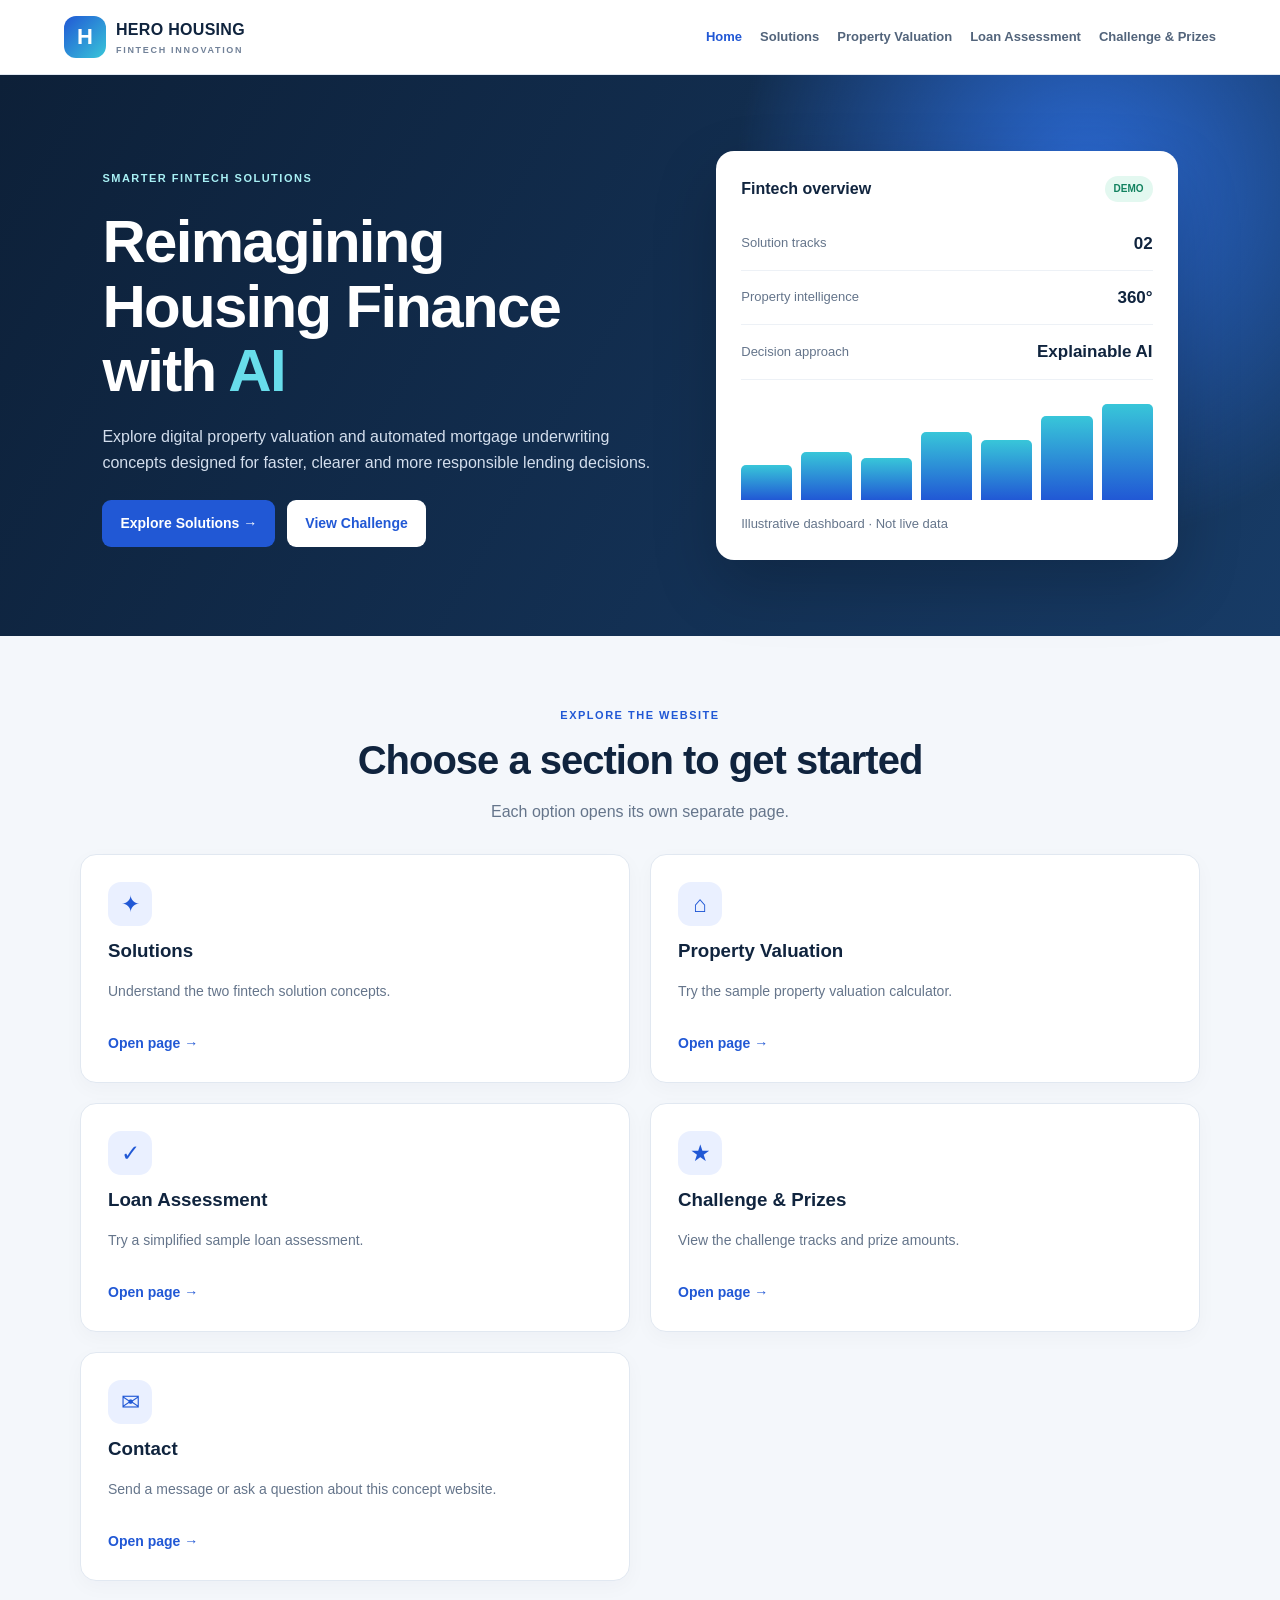
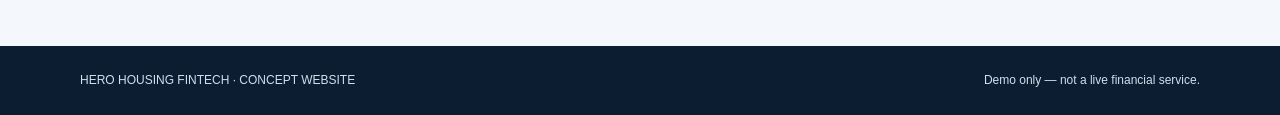
<file: index.html>
<!DOCTYPE html>
<html lang="en">
<head>
  <meta charset="UTF-8">
  <meta name="viewport" content="width=device-width, initial-scale=1.0">
  <title>Hero Housing Fintech | Home</title>
  <link rel="stylesheet" href="style.css">
</head>
<body>
<header class="site-header">
  <a class="brand" href="index.html"><span class="brand-icon">H</span><span>HERO HOUSING<small>FINTECH INNOVATION</small></span></a>
  <nav class="nav">
    <a class="active" href="index.html">Home</a>
    <a href="solutions.html">Solutions</a>
    <a href="valuation.html">Property Valuation</a>
    <a href="underwriting.html">Loan Assessment</a>
    <a href="challenge.html">Challenge &amp; Prizes</a>
  </nav>
</header>
<main>
  <section class="hero">
    <div class="hero-copy">
      <span class="eyebrow">SMARTER FINTECH SOLUTIONS</span>
      <h1>Reimagining Housing Finance with <span>AI</span></h1>
      <p>Explore digital property valuation and automated mortgage underwriting concepts designed for faster, clearer and more responsible lending decisions.</p>
      <div class="actions">
        <a class="button" href="solutions.html">Explore Solutions →</a>
        <a class="button button-light" href="challenge.html">View Challenge</a>
      </div>
    </div>
    <div class="hero-panel">
      <div class="panel-head"><strong>Fintech overview</strong><span class="status">DEMO</span></div>
      <div class="mini-stat"><span>Solution tracks</span><strong>02</strong></div>
      <div class="mini-stat"><span>Property intelligence</span><strong>360°</strong></div>
      <div class="mini-stat"><span>Decision approach</span><strong>Explainable AI</strong></div>
      <div class="bars"><i style="height:35%"></i><i style="height:48%"></i><i style="height:42%"></i><i style="height:68%"></i><i style="height:60%"></i><i style="height:84%"></i><i style="height:96%"></i></div>
      <small class="muted">Illustrative dashboard · Not live data</small>
    </div>
  </section>
  <section class="container section">
    <div class="section-heading"><span class="eyebrow dark-eyebrow">EXPLORE THE WEBSITE</span><h2>Choose a section to get started</h2><p>Each option opens its own separate page.</p></div>
    <div class="grid two">
      <a class="feature-card" href="solutions.html"><div class="icon">✦</div><h3>Solutions</h3><p>Understand the two fintech solution concepts.</p><span class="card-link">Open page →</span></a>
      <a class="feature-card" href="valuation.html"><div class="icon">⌂</div><h3>Property Valuation</h3><p>Try the sample property valuation calculator.</p><span class="card-link">Open page →</span></a>
      <a class="feature-card" href="underwriting.html"><div class="icon">✓</div><h3>Loan Assessment</h3><p>Try a simplified sample loan assessment.</p><span class="card-link">Open page →</span></a>
      <a class="feature-card" href="challenge.html"><div class="icon">★</div><h3>Challenge &amp; Prizes</h3><p>View the challenge tracks and prize amounts.</p><span class="card-link">Open page →</span></a>
      <a class="feature-card" href="contact.html"><div class="icon">✉</div><h3>Contact</h3><p>Send a message or ask a question about this concept website.</p><span class="card-link">Open page →</span></a>
    </div>
  </section>
</main>
<footer><div class="container footer-inner"><span>HERO HOUSING FINTECH · CONCEPT WEBSITE</span><span>Demo only — not a live financial service.</span></div></footer>
</body>
</html>
</file>
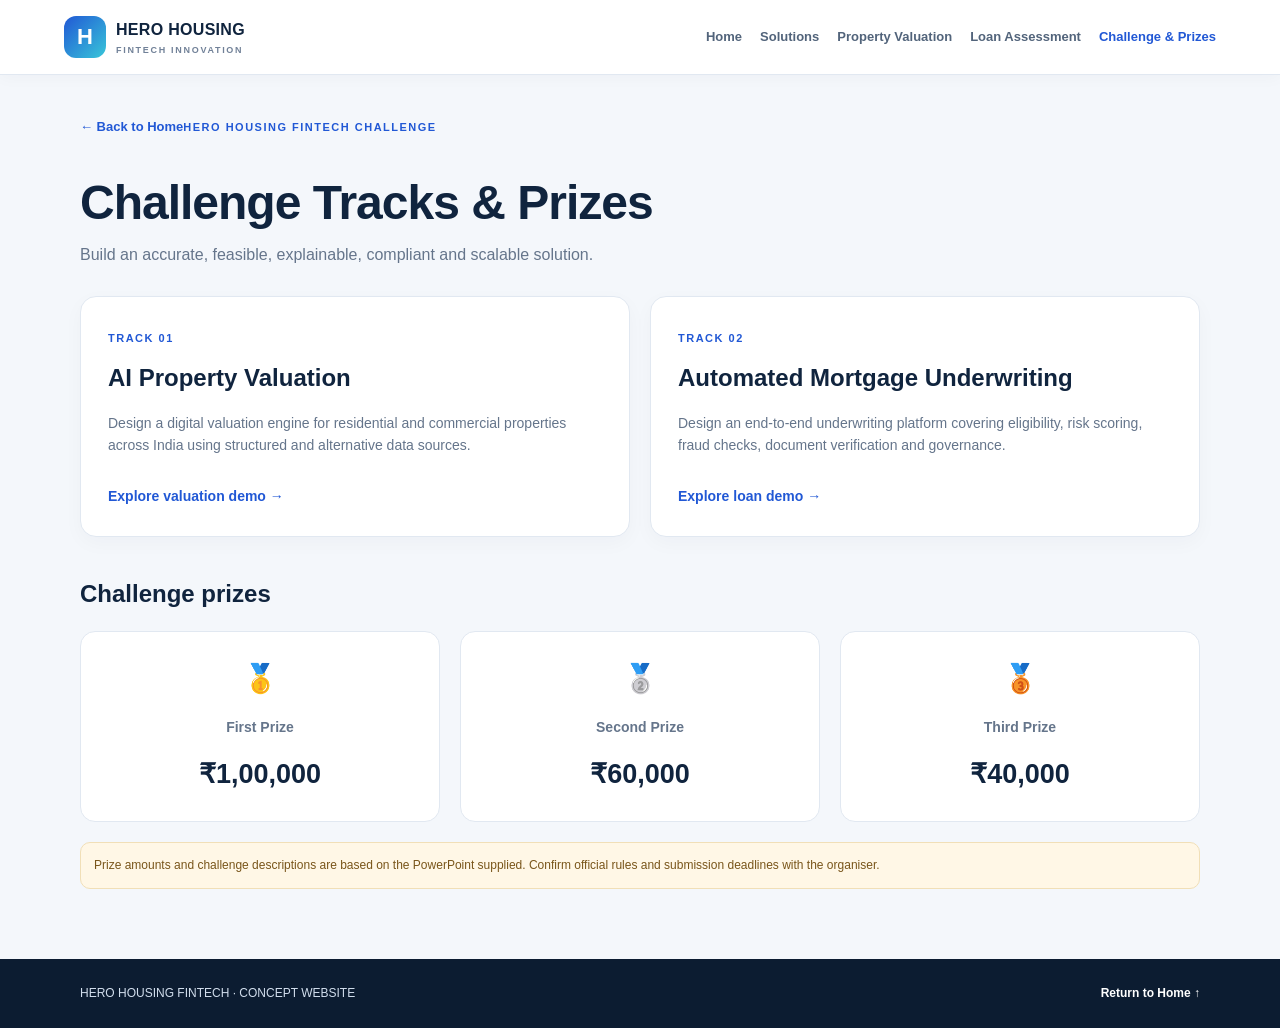
<file: challenge.html>
<!DOCTYPE html>
<html lang="en"><head><meta charset="UTF-8"><meta name="viewport" content="width=device-width, initial-scale=1.0"><title>Challenge & Prizes | Hero Housing Fintech</title><link rel="stylesheet" href="style.css"></head>
<body>
<header class="site-header"><a class="brand" href="index.html"><span class="brand-icon">H</span><span>HERO HOUSING<small>FINTECH INNOVATION</small></span></a><nav class="nav"><a href="index.html">Home</a><a href="solutions.html">Solutions</a><a href="valuation.html">Property Valuation</a><a href="underwriting.html">Loan Assessment</a><a class="active" href="challenge.html">Challenge &amp; Prizes</a></nav></header>
<main class="container page">
<a class="back-link" href="index.html">← Back to Home</a><span class="eyebrow dark-eyebrow">HERO HOUSING FINTECH CHALLENGE</span><h1>Challenge Tracks &amp; Prizes</h1><p class="lead">Build an accurate, feasible, explainable, compliant and scalable solution.</p>
<div class="grid two">
<article class="feature-card"><span class="eyebrow dark-eyebrow">TRACK 01</span><h2>AI Property Valuation</h2><p>Design a digital valuation engine for residential and commercial properties across India using structured and alternative data sources.</p><a class="card-link" href="valuation.html">Explore valuation demo →</a></article>
<article class="feature-card"><span class="eyebrow dark-eyebrow">TRACK 02</span><h2>Automated Mortgage Underwriting</h2><p>Design an end-to-end underwriting platform covering eligibility, risk scoring, fraud checks, document verification and governance.</p><a class="card-link" href="underwriting.html">Explore loan demo →</a></article>
</div>
<h2 class="prize-title">Challenge prizes</h2>
<div class="grid three">
<div class="prize-card"><div>🥇</div><h3>First Prize</h3><strong>₹1,00,000</strong></div>
<div class="prize-card"><div>🥈</div><h3>Second Prize</h3><strong>₹60,000</strong></div>
<div class="prize-card"><div>🥉</div><h3>Third Prize</h3><strong>₹40,000</strong></div>
</div>
<div class="notice">Prize amounts and challenge descriptions are based on the PowerPoint supplied. Confirm official rules and submission deadlines with the organiser.</div>
</main><footer><div class="container footer-inner"><span>HERO HOUSING FINTECH · CONCEPT WEBSITE</span><a href="index.html">Return to Home ↑</a></div></footer></body></html>
</file>
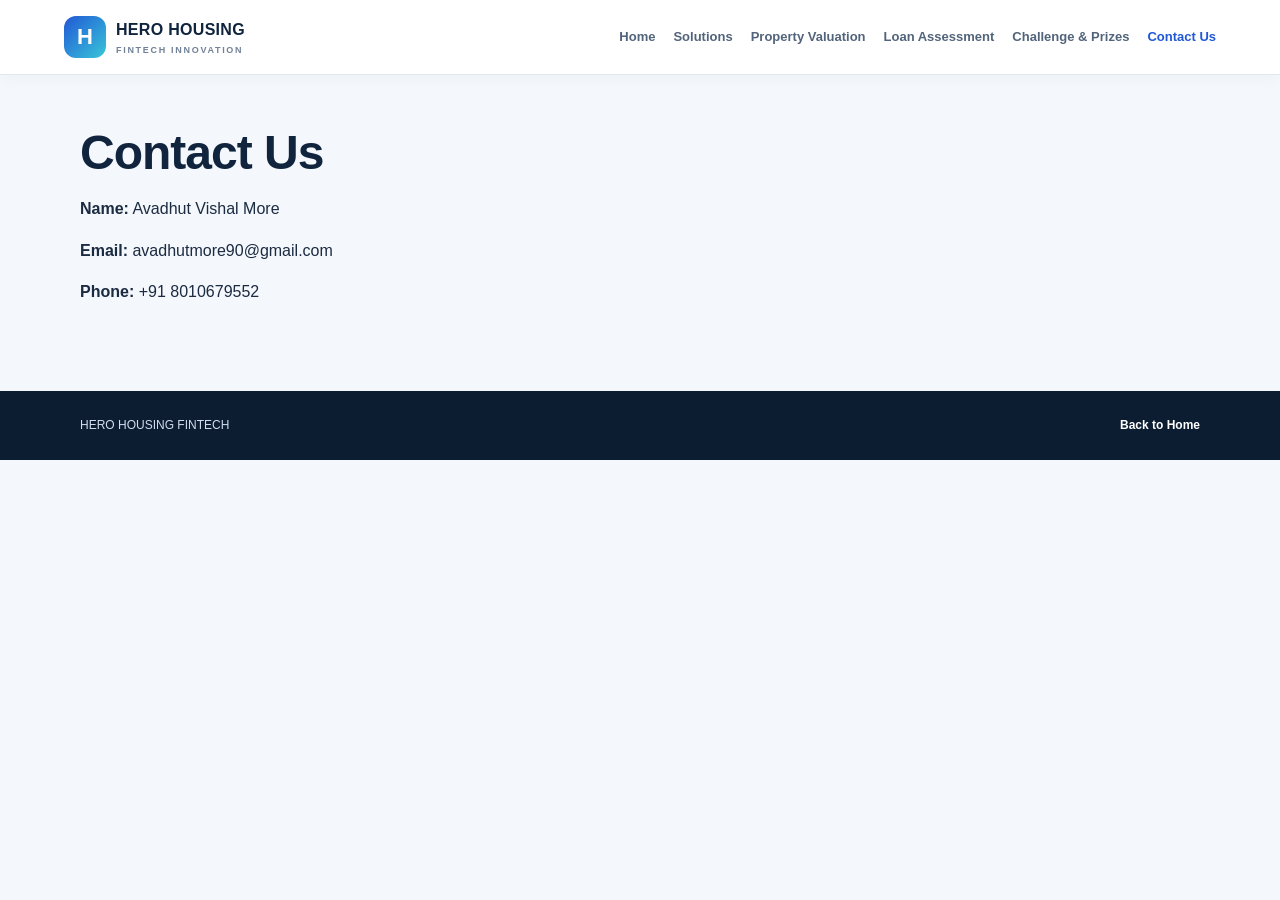
<file: contact.html>
<!DOCTYPE html>
<html lang="en">
<head>
    <meta charset="UTF-8">
    <meta name="viewport" content="width=device-width, initial-scale=1.0">
    <title>Contact Us - Hero Housing</title>
    <link rel="stylesheet" href="style.css">
</head>
<body>

<header class="site-header">
    <a class="brand" href="index.html">
        <span class="brand-icon">H</span>
        <span>HERO HOUSING
            <small>FINTECH INNOVATION</small>
        </span>
    </a>

    <nav class="nav">
        <a href="index.html">Home</a>
        <a href="solutions.html">Solutions</a>
        <a href="valuation.html">Property Valuation</a>
        <a href="underwriting.html">Loan Assessment</a>
        <a href="challenge.html">Challenge &amp; Prizes</a>
        <a class="active" href="contact.html">Contact Us</a>
    </nav>
</header>

<main class="container page">
    <section class="contact-only">
        <h1>Contact Us</h1>

        <p><strong>Name:</strong> Avadhut Vishal More</p>
        <p><strong>Email:</strong> avadhutmore90@gmail.com</p>
        <p><strong>Phone:</strong> +91 8010679552</p>
    </section>
</main>

<footer>
    <div class="container footer-inner">
        <span>HERO HOUSING FINTECH</span>
        <a href="index.html">Back to Home</a>
    </div>
</footer>

</body>
</html>
</file>
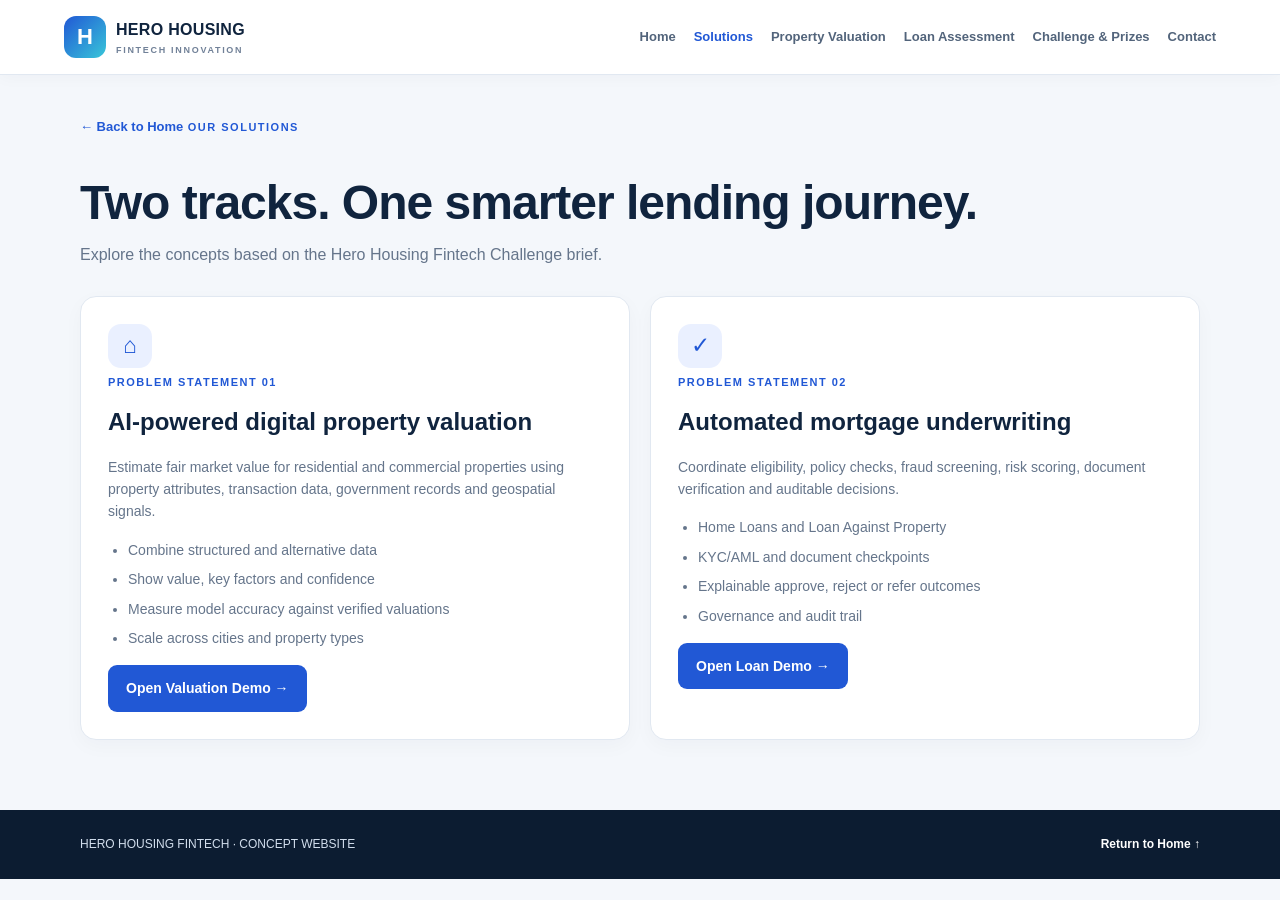
<file: solutions.html>
<!DOCTYPE html>
<html lang="en"><head><meta charset="UTF-8"><meta name="viewport" content="width=device-width, initial-scale=1.0"><title>Solutions | Hero Housing Fintech</title><link rel="stylesheet" href="style.css"></head>
<body>
<header class="site-header"><a class="brand" href="index.html"><span class="brand-icon">H</span><span>HERO HOUSING<small>FINTECH INNOVATION</small></span></a><nav class="nav"><a href="index.html">Home</a><a class="active" href="solutions.html">Solutions</a><a href="valuation.html">Property Valuation</a><a href="underwriting.html">Loan Assessment</a><a href="challenge.html">Challenge &amp; Prizes</a><a href="contact.html">Contact</a></nav></header>
<main class="container page">
  <a class="back-link" href="index.html">← Back to Home</a>
  <span class="eyebrow dark-eyebrow">OUR SOLUTIONS</span><h1>Two tracks. One smarter lending journey.</h1><p class="lead">Explore the concepts based on the Hero Housing Fintech Challenge brief.</p>
  <div class="grid two">
    <article class="feature-card"><div class="icon">⌂</div><span class="eyebrow dark-eyebrow">PROBLEM STATEMENT 01</span><h2>AI-powered digital property valuation</h2><p>Estimate fair market value for residential and commercial properties using property attributes, transaction data, government records and geospatial signals.</p><ul><li>Combine structured and alternative data</li><li>Show value, key factors and confidence</li><li>Measure model accuracy against verified valuations</li><li>Scale across cities and property types</li></ul><a class="button" href="valuation.html">Open Valuation Demo →</a></article>
    <article class="feature-card"><div class="icon">✓</div><span class="eyebrow dark-eyebrow">PROBLEM STATEMENT 02</span><h2>Automated mortgage underwriting</h2><p>Coordinate eligibility, policy checks, fraud screening, risk scoring, document verification and auditable decisions.</p><ul><li>Home Loans and Loan Against Property</li><li>KYC/AML and document checkpoints</li><li>Explainable approve, reject or refer outcomes</li><li>Governance and audit trail</li></ul><a class="button" href="underwriting.html">Open Loan Demo →</a></article>
  </div>
</main><footer><div class="container footer-inner"><span>HERO HOUSING FINTECH · CONCEPT WEBSITE</span><a href="index.html">Return to Home ↑</a></div></footer></body></html>
</file>
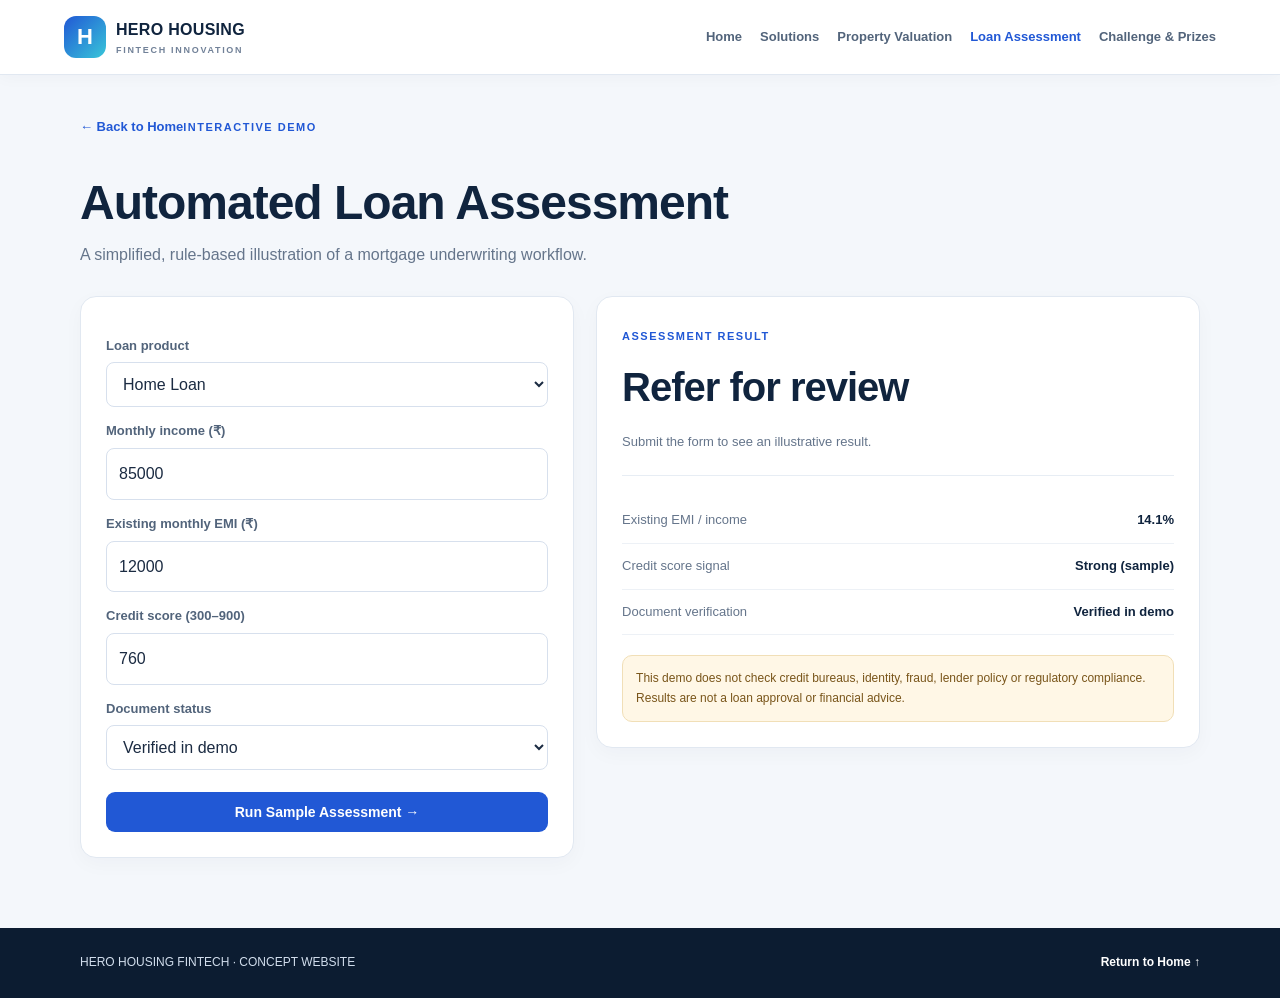
<file: underwriting.html>
<!DOCTYPE html>
<html lang="en"><head><meta charset="UTF-8"><meta name="viewport" content="width=device-width, initial-scale=1.0"><title>Loan Assessment | Hero Housing Fintech</title><link rel="stylesheet" href="style.css"><script src="script.js" defer></script></head>
<body>
<header class="site-header"><a class="brand" href="index.html"><span class="brand-icon">H</span><span>HERO HOUSING<small>FINTECH INNOVATION</small></span></a><nav class="nav"><a href="index.html">Home</a><a href="solutions.html">Solutions</a><a href="valuation.html">Property Valuation</a><a class="active" href="underwriting.html">Loan Assessment</a><a href="challenge.html">Challenge &amp; Prizes</a></nav></header>
<main class="container page">
<a class="back-link" href="index.html">← Back to Home</a><span class="eyebrow dark-eyebrow">INTERACTIVE DEMO</span><h1>Automated Loan Assessment</h1><p class="lead">A simplified, rule-based illustration of a mortgage underwriting workflow.</p>
<div class="calculator-layout">
<form class="form-card" id="loanForm">
<label for="loanType">Loan product</label><select id="loanType"><option>Home Loan</option><option>Loan Against Property (LAP)</option></select>
<label for="income">Monthly income (₹)</label><input id="income" type="number" min="1" value="85000" required>
<label for="emi">Existing monthly EMI (₹)</label><input id="emi" type="number" min="0" value="12000" required>
<label for="creditScore">Credit score (300–900)</label><input id="creditScore" type="number" min="300" max="900" value="760" required>
<label for="documents">Document status</label><select id="documents"><option value="verified">Verified in demo</option><option value="pending">Pending verification</option><option value="mismatch">Mismatch flagged</option></select>
<button class="button full" type="submit">Run Sample Assessment →</button>
</form>
<section class="result-card"><span class="eyebrow dark-eyebrow">ASSESSMENT RESULT</span><div class="big-value" id="loanResult">Refer for review</div><p id="loanDescription" class="muted">Submit the form to see an illustrative result.</p><hr><div class="result-row"><span>Existing EMI / income</span><strong id="debtRatio">14.1%</strong></div><div class="result-row"><span>Credit score signal</span><strong id="creditSignal">Strong (sample)</strong></div><div class="result-row"><span>Document verification</span><strong id="documentSignal">Verified in demo</strong></div><div class="notice">This demo does not check credit bureaus, identity, fraud, lender policy or regulatory compliance. Results are not a loan approval or financial advice.</div></section>
</div></main><footer><div class="container footer-inner"><span>HERO HOUSING FINTECH · CONCEPT WEBSITE</span><a href="index.html">Return to Home ↑</a></div></footer></body></html>
</file>
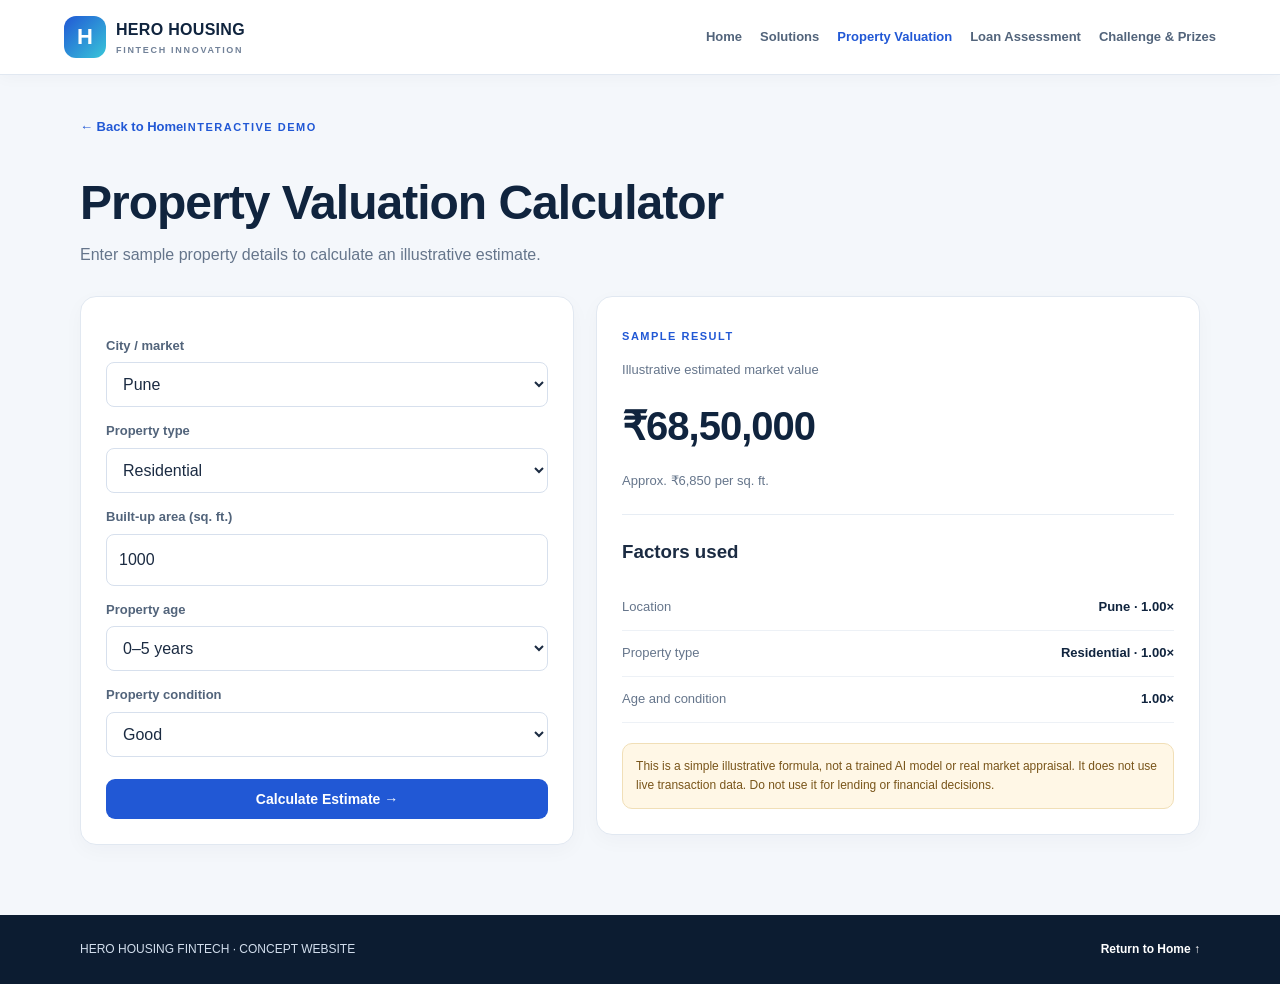
<file: valuation.html>
<!DOCTYPE html>
<html lang="en"><head><meta charset="UTF-8"><meta name="viewport" content="width=device-width, initial-scale=1.0"><title>Property Valuation | Hero Housing Fintech</title><link rel="stylesheet" href="style.css"><script src="script.js" defer></script></head>
<body>
<header class="site-header"><a class="brand" href="index.html"><span class="brand-icon">H</span><span>HERO HOUSING<small>FINTECH INNOVATION</small></span></a><nav class="nav"><a href="index.html">Home</a><a href="solutions.html">Solutions</a><a class="active" href="valuation.html">Property Valuation</a><a href="underwriting.html">Loan Assessment</a><a href="challenge.html">Challenge &amp; Prizes</a></nav></header>
<main class="container page">
<a class="back-link" href="index.html">← Back to Home</a><span class="eyebrow dark-eyebrow">INTERACTIVE DEMO</span><h1>Property Valuation Calculator</h1><p class="lead">Enter sample property details to calculate an illustrative estimate.</p>
<div class="calculator-layout">
<form class="form-card" id="valuationForm">
<label for="city">City / market</label><select id="city"><option value="1">Pune</option><option value=".88">Nashik</option><option value=".78">Sangli</option><option value="1.18">Mumbai</option><option value=".92">Nagpur</option></select>
<label for="propertyType">Property type</label><select id="propertyType"><option value="1">Residential</option><option value="1.22">Commercial</option></select>
<label for="area">Built-up area (sq. ft.)</label><input id="area" type="number" min="100" max="50000" value="1000" required>
<label for="age">Property age</label><select id="age"><option value="1">0–5 years</option><option value=".94">6–15 years</option><option value=".84">16–30 years</option><option value=".72">30+ years</option></select>
<label for="condition">Property condition</label><select id="condition"><option value="1.05">Excellent</option><option value="1" selected>Good</option><option value=".88">Needs repair</option></select>
<button class="button full" type="submit">Calculate Estimate →</button>
</form>
<section class="result-card"><span class="eyebrow dark-eyebrow">SAMPLE RESULT</span><p class="muted">Illustrative estimated market value</p><div class="big-value" id="valuationResult">₹68,50,000</div><p id="rateResult" class="muted">Approx. ₹6,850 per sq. ft.</p><hr><h3>Factors used</h3><div class="result-row"><span>Location</span><strong id="cityFactor">Pune · 1.00×</strong></div><div class="result-row"><span>Property type</span><strong id="typeFactor">Residential · 1.00×</strong></div><div class="result-row"><span>Age and condition</span><strong id="ageFactor">1.00×</strong></div><div class="notice">This is a simple illustrative formula, not a trained AI model or real market appraisal. It does not use live transaction data. Do not use it for lending or financial decisions.</div></section>
</div></main><footer><div class="container footer-inner"><span>HERO HOUSING FINTECH · CONCEPT WEBSITE</span><a href="index.html">Return to Home ↑</a></div></footer></body></html>
</file>
<file: style.css>
*{box-sizing:border-box}html{scroll-behavior:smooth}body{margin:0;font-family:Inter,Arial,sans-serif;background:#f4f7fb;color:#1b2b42;line-height:1.6}a{color:inherit;text-decoration:none}.site-header{display:flex;justify-content:space-between;align-items:center;gap:22px;padding:16px 5%;background:#fff;border-bottom:1px solid #e1e8f1;box-shadow:0 3px 15px #10243e08}.brand{display:flex;align-items:center;gap:10px;font-weight:850;color:#10243e;letter-spacing:.3px;white-space:nowrap}.brand small{display:block;font-size:9px;letter-spacing:1.7px;color:#718198}.brand-icon{display:grid;place-items:center;width:42px;height:42px;border-radius:12px;color:white;background:linear-gradient(135deg,#2158d5,#38c6d9);font-size:22px}.nav{display:flex;align-items:center;gap:18px;flex-wrap:wrap}.nav a{font-size:13px;font-weight:750;color:#52647b}.nav a:hover,.nav a.active{color:#2158d5}.hero{padding:76px 8%;display:grid;grid-template-columns:1.1fr .9fr;gap:50px;align-items:center;color:#fff;background:radial-gradient(circle at 85% 20%,#2b6ad5 0,transparent 30%),linear-gradient(120deg,#0d2038,#173b66)}.hero-copy{max-width:680px}.eyebrow{display:inline-block;font-size:11px;font-weight:850;letter-spacing:1.5px;color:#a8f0f4}.dark-eyebrow{color:#2158d5}.hero h1{font-size:clamp(38px,5vw,60px);line-height:1.08;letter-spacing:-1.7px;margin:20px 0}.hero h1 span{color:#68ddeb}.hero p{color:#d3deed;max-width:610px}.actions{display:flex;flex-wrap:wrap;gap:12px;margin-top:25px}.button{display:inline-flex;align-items:center;justify-content:center;background:#2158d5;color:#fff;border:0;border-radius:9px;padding:12px 18px;font-weight:800;cursor:pointer;font-size:14px}.button:hover{background:#1747b6}.button-light{background:#fff;color:#2158d5}.hero-panel{padding:25px;background:#fff;color:#10243e;border-radius:18px;box-shadow:0 25px 65px #0003}.panel-head{display:flex;justify-content:space-between;align-items:center;margin-bottom:15px}.status{font-size:10px;background:#e3f8f0;color:#12825f;padding:5px 9px;border-radius:99px;font-weight:850}.mini-stat{display:flex;justify-content:space-between;align-items:center;padding:13px 0;border-bottom:1px solid #edf1f6;color:#65758b;font-size:13px}.mini-stat strong{color:#10243e;font-size:17px}.bars{height:100px;display:flex;align-items:end;gap:9px;margin:20px 0 10px}.bars i{flex:1;border-radius:5px 5px 0 0;background:linear-gradient(#38c6d9,#2158d5)}.muted{color:#65758b;font-size:13px}.container{width:min(1120px,90%);margin:auto}.section{padding:65px 0}.section-heading{text-align:center;margin-bottom:30px}.section-heading h2,.page h1{color:#10243e;line-height:1.15;letter-spacing:-1px}.section-heading h2{font-size:clamp(28px,4vw,40px);margin:10px 0}.section-heading p,.lead{color:#65758b}.grid{display:grid;gap:20px}.two{grid-template-columns:repeat(2,minmax(0,1fr))}.three{grid-template-columns:repeat(3,minmax(0,1fr))}.feature-card{display:block;padding:27px;background:#fff;border:1px solid #e1e8f1;border-radius:16px;box-shadow:0 6px 20px #10243e08}.feature-card h2,.feature-card h3{color:#10243e;margin:10px 0}.feature-card p,.feature-card li{color:#65758b;font-size:14px}.feature-card ul{padding-left:20px}.feature-card li{margin:7px 0}.icon{width:44px;height:44px;display:grid;place-items:center;border-radius:13px;background:#eaf0ff;color:#2158d5;font-size:23px}.card-link{display:inline-block;margin-top:15px;color:#2158d5;font-weight:850;font-size:14px}.page{padding-top:38px;padding-bottom:70px}.back-link{display:inline-block;color:#2158d5;font-weight:750;font-size:13px;margin-bottom:25px}.page h1{font-size:clamp(34px,4vw,48px);margin:12px 0}.lead{margin:0 0 28px}.calculator-layout{display:grid;grid-template-columns:.9fr 1.1fr;gap:22px;align-items:start}.form-card,.result-card{background:#fff;border:1px solid #e1e8f1;border-radius:16px;padding:25px;box-shadow:0 6px 20px #10243e08}.form-card label{display:block;font-size:13px;font-weight:800;color:#52647b;margin:14px 0 6px}.form-card input,.form-card select{width:100%;padding:12px;border:1px solid #d7e0ed;border-radius:8px;background:#fff;color:#1b2b42;font:inherit}.full{width:100%;margin-top:22px}.big-value{font-size:clamp(29px,4vw,40px);font-weight:900;color:#10243e;letter-spacing:-1px;overflow-wrap:anywhere;margin:8px 0}.result-card hr{border:0;border-top:1px solid #e7edf4;margin:22px 0}.result-row{display:flex;justify-content:space-between;gap:15px;padding:12px 0;border-bottom:1px solid #edf1f6;font-size:13px}.result-row span{color:#65758b}.result-row strong{text-align:right;color:#10243e}.notice{background:#fff7e6;border:1px solid #f1dfb7;color:#79551a;border-radius:10px;padding:13px;margin-top:20px;font-size:12px}.prize-title{margin:38px 0 18px;color:#10243e}.prize-card{text-align:center;background:#fff;border:1px solid #e1e8f1;border-radius:15px;padding:25px}.prize-card div{font-size:28px}.prize-card h3{color:#65758b;font-size:14px}.prize-card strong{font-size:27px;color:#10243e}footer{background:#0c1c31;color:#d2deed;padding:25px 0}.footer-inner{display:flex;justify-content:space-between;gap:15px;flex-wrap:wrap;font-size:12px}.footer-inner a{color:#fff;font-weight:bold}@media(max-width:900px){.site-header{align-items:flex-start;flex-direction:column}.hero{grid-template-columns:1fr;padding:55px 6%}.hero-panel{max-width:600px}.calculator-layout{grid-template-columns:1fr}}@media(max-width:650px){.nav{gap:12px}.nav a{font-size:12px}.two,.three{grid-template-columns:1fr}.container{width:92%}.page{padding-top:25px}.feature-card,.form-card,.result-card{padding:20px}}
</file>
